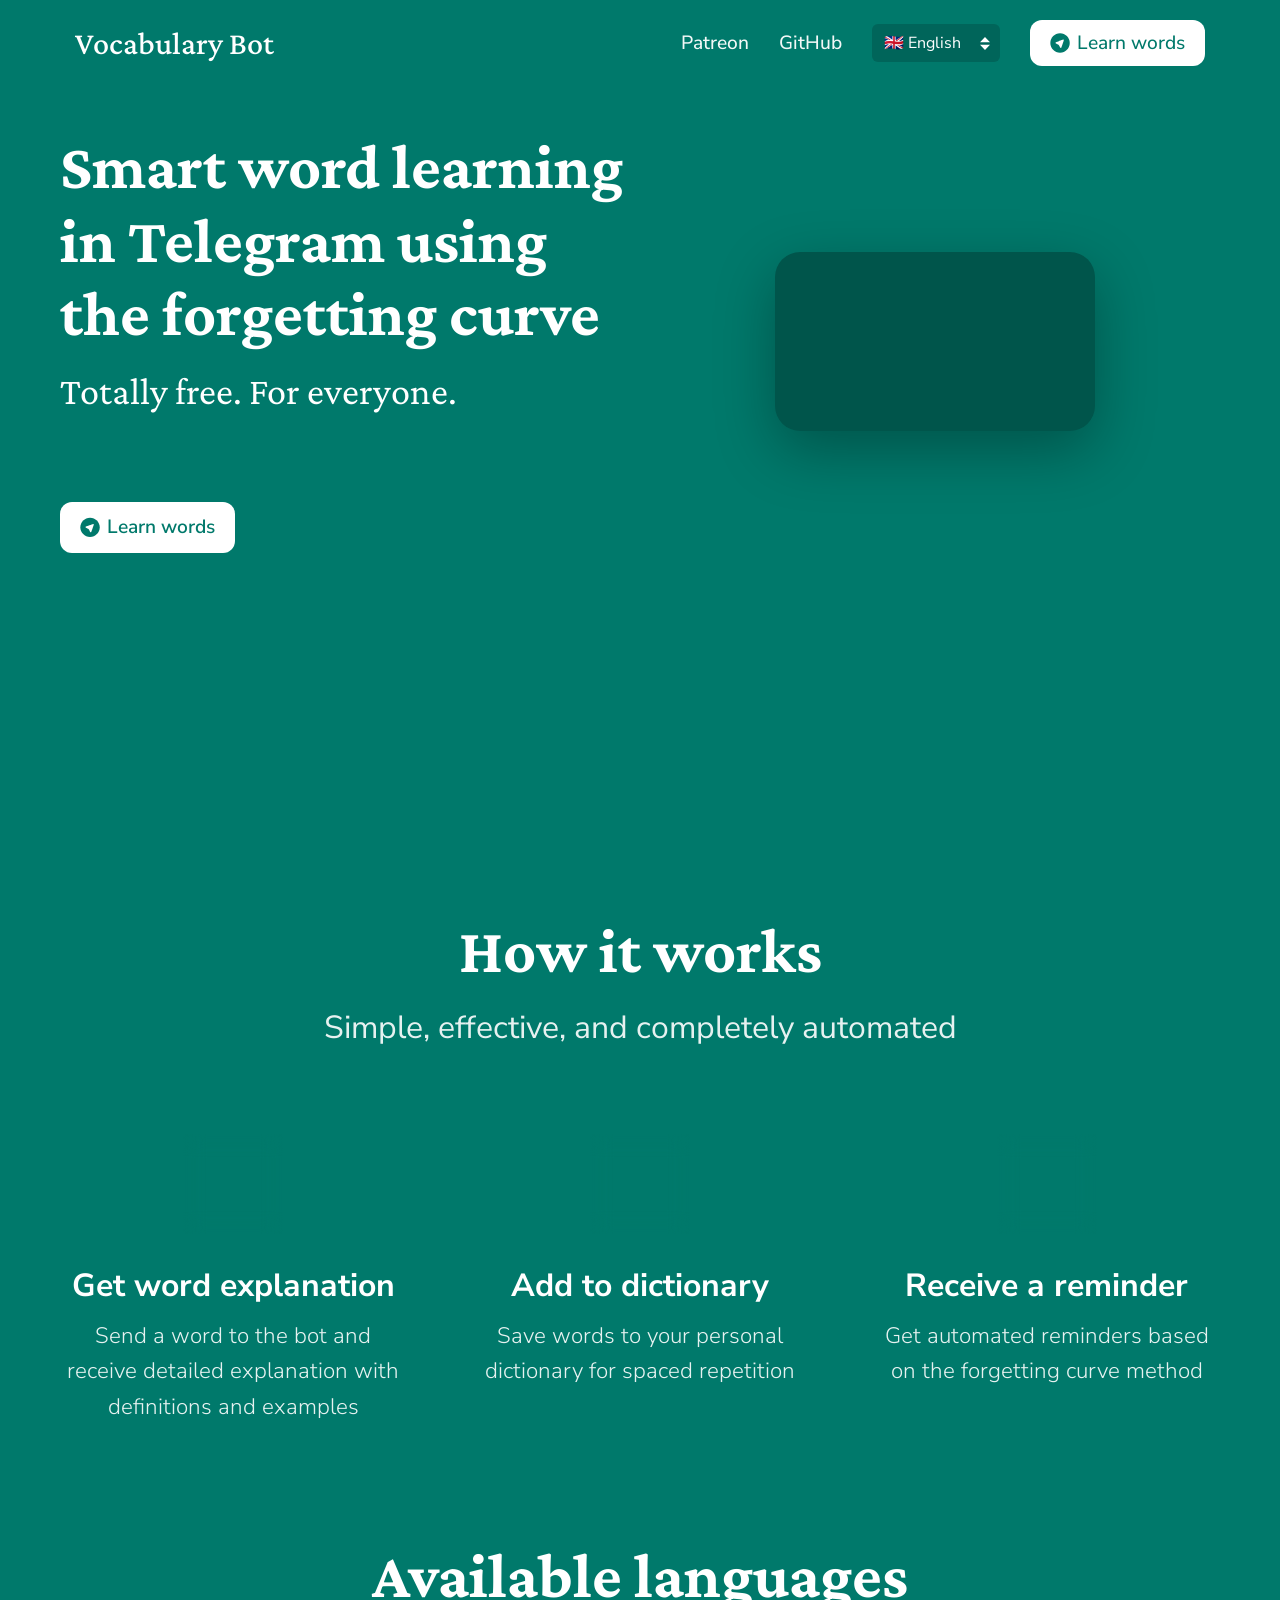
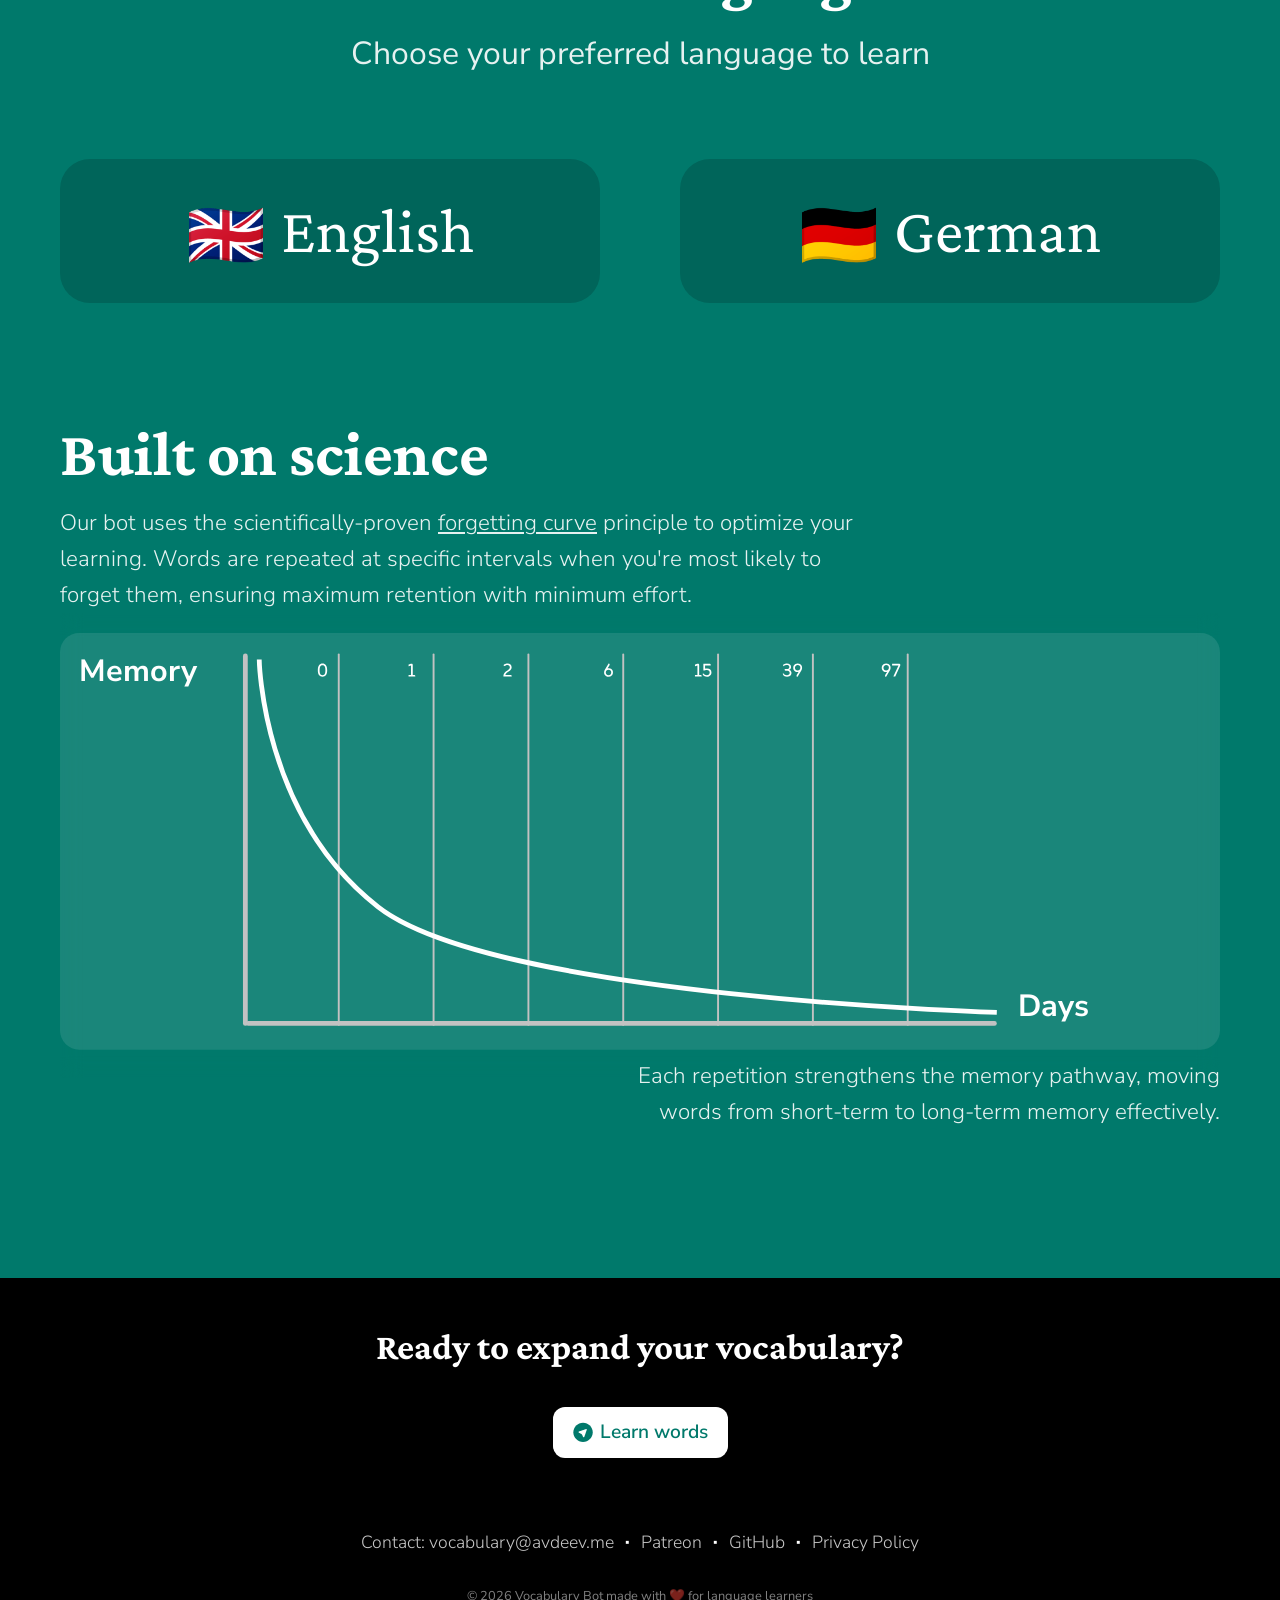
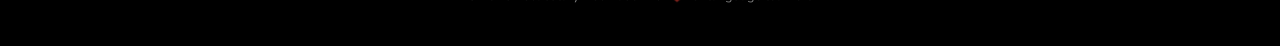
<file: src/web/index.html>
<!doctype html>
<html lang="en">
  <head>
    <meta charset="UTF-8" />
    <meta name="viewport" content="width=device-width, initial-scale=1.0" />
    <title>Smart Word Learning – Vocabulary Bot</title>
    <meta
      name="description"
      content="Learn new words effectively using the scientifically-proven forgetting curve method. Free vocabulary bot for Telegram with spaced repetition."
    />
    <meta
      name="keywords"
      content="vocabulary, language learning, forgetting curve, spaced repetition, telegram bot, word learning, english words"
    />
    <meta name="author" content="Vocabulary Bot" />
    <meta name="robots" content="index, follow" />

    <!-- Open Graph / Facebook -->
    <meta property="og:type" content="website" />
    <meta property="og:url" content="https://avdeev.me/vocabulary/" />
    <meta property="og:title" content="Smart Word Learning – Vocabulary Bot" />
    <meta
      property="og:description"
      content="Learn new words effectively using the scientifically-proven forgetting curve method. Free vocabulary bot for Telegram with spaced repetition."
    />
    <meta property="og:image" content="static/preview.png" />
    <meta property="og:image:width" content="1200" />
    <meta property="og:image:height" content="630" />
    <meta
      property="og:image:alt"
      content="Vocabulary Bot - Smart word learning with forgetting curve"
    />
    <meta property="og:locale" content="en_US" />
    <meta property="og:site_name" content="Vocabulary Bot" />

    <!-- Twitter Card -->
    <meta name="twitter:card" content="summary_large_image" />
    <meta name="twitter:url" content="https://avdeev.me/vocabulary/" />
    <meta name="twitter:title" content="Smart Word Learning – Vocabulary Bot" />
    <meta
      name="twitter:description"
      content="Learn new words effectively using the scientifically-proven forgetting curve method. Free vocabulary bot for Telegram with spaced repetition."
    />
    <meta name="twitter:image" content="static/preview.png" />
    <meta
      name="twitter:image:alt"
      content="Vocabulary Bot - Smart word learning with forgetting curve"
    />

    <!-- Additional SEO -->
    <link rel="canonical" href="https://avdeev.me/vocabulary/" />
    <meta name="theme-color" content="#00796B" />

    <link
      rel="icon"
      href="https://avdeev.me/static/icons/vocabulary.svg"
      type="image/svg+xml"
    />
    <link rel="preconnect" href="https://fonts.googleapis.com" />
    <link rel="preconnect" href="https://fonts.gstatic.com" crossorigin />
    <link
      href="https://fonts.googleapis.com/css2?family=Crimson+Pro:ital,wght@0,200..900;1,200..900&family=Nunito+Sans:ital,opsz,wght@0,6..12,200..1000;1,6..12,200..1000&display=swap"
      rel="stylesheet"
    />
    <link rel="stylesheet" href="static/styles.css" />
    <script type="text/javascript" src="js/common.js"></script>

    <!-- Structured Data / JSON-LD -->
    <script type="application/ld+json">
      {
        "@context": "https://schema.org",
        "@type": "WebApplication",
        "name": "Vocabulary Bot",
        "description": "Learn new words effectively using the scientifically-proven forgetting curve method. Free vocabulary bot for Telegram with spaced repetition.",
        "url": "https://avdeev.me/vocabulary/",
        "applicationCategory": "EducationApplication",
        "operatingSystem": "Any",
        "offers": {
          "@type": "Offer",
          "price": "0",
          "priceCurrency": "EUR"
        },
        "creator": {
          "@type": "Organization",
          "name": "Vocabulary Bot",
          "url": "https://avdeev.me/vocabulary/"
        },
        "keywords": [
          "vocabulary",
          "language learning",
          "forgetting curve",
          "spaced repetition",
          "telegram bot",
          "word learning",
          "english words"
        ],
        "featureList": [
          "Word explanations with definitions and examples",
          "Personal dictionary with spaced repetition",
          "Automated reminders based on forgetting curve",
          "Free for all users",
          "Telegram bot integration"
        ]
      }
    </script>
  </head>
  <body>
    <!-- Navigation -->
    <nav class="navbar">
      <div class="logo">
        <a href="/vocabulary" data-en="Vocabulary Bot" data-de="Vocabulary Bot"
          >Vocabulary Bot</a
        >
      </div>
      <div class="nav-links">
        <a
          href="https://www.patreon.com/c/vocabmatebot/membership"
          target="_blank"
          >Patreon</a
        >
        <a href="https://github.com/nickavdeev/vocabulary" target="_blank"
          >GitHub</a
        >
        <select id="language-selector">
          <option value="en">🇬🇧 English</option>
          <option value="de">🇩🇪 Deutsch</option>
        </select>
        <a
          href="https://t.me/VocabMateBot"
          target="_blank"
          class="learn-words-btn"
        >
          <svg
            width="20px"
            viewBox="0 0 75 75"
            fill="none"
            xmlns="http://www.w3.org/2000/svg"
          >
            <path
              d="M74.0369 37.4724C74.0369 57.5738 57.7414 73.8693 37.64 73.8693C17.5385 73.8693 1.24302 57.5738 1.24302 37.4724C1.24302 17.3709 17.5385 1.07544 37.64 1.07544C57.7414 1.07544 74.0369 17.3709 74.0369 37.4724Z"
              fill="#00796B"
            />
            <path
              d="M45.6774 45.7869C46.7972 42.7265 50.8973 31.0879 51.5556 28.0354C52.2999 24.5841 50.7418 24.2471 47.1978 25.4047C43.6539 26.5623 34.5653 29.9309 33.0356 30.4739C31.5059 31.0168 24.0586 33.5198 22.5146 34.2667C19.3609 35.9582 20.8951 38.5397 24.4206 39.8801C34.958 44.9381 31.9659 42.3607 36.6703 51.7198C37.6385 54.1107 39.9213 58.1832 42.1077 55.1048C43.2571 53.3539 44.7968 48.1936 45.6774 45.7869Z"
              fill="white"
            />
          </svg>
          <span data-en="Learn words" data-de="Wörter lernen">Learn words</span>
        </a>
      </div>
    </nav>

    <!-- Main Content -->
    <div class="container">
      <!-- Hero Section -->
      <div class="hero-section">
        <div class="hero-content">
          <div class="hero-text">
            <h1
              data-en="Smart word learning in Telegram using the forgetting curve"
              data-de="Intelligentes Wortlernen in Telegram mit der Vergessenskurve"
            >
              Smart word learning in Telegram using the forgetting curve
            </h1>
            <p
              data-en="Totally free. For everyone."
              data-de="Völlig kostenlos. Für alle."
            >
              Totally free. For everyone.
            </p>
            <div>
              <a
                href="https://t.me/VocabMateBot"
                target="_blank"
                class="learn-words-btn"
              >
                <svg
                  width="20px"
                  viewBox="0 0 75 75"
                  fill="none"
                  xmlns="http://www.w3.org/2000/svg"
                >
                  <path
                    d="M74.0369 37.4724C74.0369 57.5738 57.7414 73.8693 37.64 73.8693C17.5385 73.8693 1.24302 57.5738 1.24302 37.4724C1.24302 17.3709 17.5385 1.07544 37.64 1.07544C57.7414 1.07544 74.0369 17.3709 74.0369 37.4724Z"
                    fill="#00796B"
                  />
                  <path
                    d="M45.6774 45.7869C46.7972 42.7265 50.8973 31.0879 51.5556 28.0354C52.2999 24.5841 50.7418 24.2471 47.1978 25.4047C43.6539 26.5623 34.5653 29.9309 33.0356 30.4739C31.5059 31.0168 24.0586 33.5198 22.5146 34.2667C19.3609 35.9582 20.8951 38.5397 24.4206 39.8801C34.958 44.9381 31.9659 42.3607 36.6703 51.7198C37.6385 54.1107 39.9213 58.1832 42.1077 55.1048C43.2571 53.3539 44.7968 48.1936 45.6774 45.7869Z"
                    fill="white"
                  />
                </svg>
                <span data-en="Learn words" data-de="Wörter lernen"
                  >Learn words</span
                >
              </a>
            </div>
          </div>
          <div class="phone-mockup">
            <video autoplay muted loop width="100%">
              <source src="static/screen.mp4" type="video/mp4" />
              Your browser does not support the video tag.
            </video>
          </div>
        </div>
      </div>

      <!-- How It Works Section -->
      <div class="how-it-works">
        <div class="container">
          <h2
            class="how-it-works-title"
            data-en="How it works"
            data-de="Wie es funktioniert"
          >
            How it works
          </h2>
          <p
            class="how-it-works-subtitle"
            data-en="Simple, effective, and completely automated"
            data-de="Einfach, effektiv und vollständig automatisiert"
          >
            Simple, effective, and completely automated
          </p>

          <div class="features-grid">
            <div class="feature">
              <div class="feature-icon">💬</div>
              <h3
                data-en="Get word explanation"
                data-de="Worterklärung erhalten"
              >
                Get word explanation
              </h3>
              <p
                data-en="Send a word to the bot and receive detailed explanation with definitions and examples"
                data-de="Sende ein Wort an den Bot und erhalte eine detaillierte Erklärung mit Definitionen und Beispielen"
              >
                Send a word to the bot and receive detailed explanation with
                definitions and examples
              </p>
            </div>

            <div class="feature">
              <div class="feature-icon">📖</div>
              <h3
                data-en="Add to dictionary"
                data-de="Zum Wörterbuch hinzufügen"
              >
                Add to dictionary
              </h3>
              <p
                data-en="Save words to your personal dictionary for spaced repetition"
                data-de="Speichere Wörter in deinem persönlichen Wörterbuch zur verteilten Wiederholung"
              >
                Save words to your personal dictionary for spaced repetition
              </p>
            </div>

            <div class="feature">
              <div class="feature-icon">🔔</div>
              <h3
                data-en="Receive a reminder"
                data-de="Erhalte eine Erinnerung"
              >
                Receive a reminder
              </h3>
              <p
                data-en="Get automated reminders based on the forgetting curve method"
                data-de="Erhalte automatische Erinnerungen basierend auf der Methode der Vergessenskurve"
              >
                Get automated reminders based on the forgetting curve method
              </p>
            </div>
          </div>
        </div>
      </div>

      <!-- Available Languages Section -->
      <div class="available-languages">
        <div class="container">
          <h2
            class="available-languages-title"
            data-en="Available languages"
            data-de="Verfügbare Sprachen"
          >
            Available languages
          </h2>
          <p
            class="available-languages-subtitle"
            data-en="Choose your preferred language to learn"
            data-de="Wähle deine bevorzugte Sprache zum Lernen"
          >
            Choose your preferred language to learn
          </p>
          <div class="features-grid">
            <a href="https://t.me/VocabMateBot" target="_blank" class="feature">
              <div class="language-name">
                <span class="language-icon">🇬🇧</span>
                <span data-en="English" data-de="Englisch">English</span>
              </div>
            </a>

            <a href="https://t.me/VocabMateBot" target="_blank" class="feature">
              <div class="language-name">
                <span class="language-icon">🇩🇪</span>
                <span data-en="German" data-de="Deutsch">German</span>
              </div>
            </a>
          </div>
        </div>
      </div>

      <!-- Science Section -->
      <div class="science-section">
        <div class="container">
          <h2
            class="science-title"
            data-en="Built on science"
            data-de="Wissenschaftlich fundiert"
          >
            Built on science
          </h2>
          <div class="science-text">
            <span
              data-en="Our bot uses the scientifically-proven"
              data-de="Unser Bot nutzt das wissenschaftlich belegte Prinzip"
              >Our bot uses the scientifically-proven</span
            >
            <a
              href="https://en.wikipedia.org/wiki/Forgetting_curve"
              target="_blank"
              data-en="forgetting curve"
              data-de="der Vergessenskurve"
              >forgetting curve</a
            >
            <span
              data-en="principle to optimize your learning. Words are repeated at specific intervals when you're most likely to forget them, ensuring maximum retention with minimum effort."
              data-de="um&nbsp;dein Lernen zu optimieren. Wörter werden in bestimmten Abständen wiederholt&nbsp;– genau dann, wenn du sie am wahrscheinlichsten vergessen würdest. So erreichst du maximale Behaltensleistung mit minimalem Aufwand."
            >
              principle to optimize your learning. Words are repeated at
              specific intervals when you're most likely to forget them,
              ensuring maximum retention with minimum effort.</span
            >
          </div>

          <!-- Forgetting Curve Chart -->
          <div class="forgetting-curve">
            <svg
              width="100%"
              viewBox="0 0 1211 435"
              fill="none"
              xmlns="http://www.w3.org/2000/svg"
            >
              <rect
                width="1211"
                height="435"
                rx="20"
                fill="white"
                fill-opacity="0.1"
              />

              <!-- Grid Lines -->
              <line
                x1="193.5"
                y1="23.9678"
                x2="193.5"
                y2="407.643"
                stroke="#C2C2C2"
                stroke-width="5"
                stroke-linecap="round"
              />
              <line
                x1="291"
                y1="22.4678"
                x2="291"
                y2="409.143"
                stroke="#C2C2C2"
                stroke-width="2"
                stroke-linecap="round"
              />
              <line
                x1="390"
                y1="22.4678"
                x2="390"
                y2="409.143"
                stroke="#C2C2C2"
                stroke-width="2"
                stroke-linecap="round"
              />
              <line
                x1="489"
                y1="22.4678"
                x2="489"
                y2="409.143"
                stroke="#C2C2C2"
                stroke-width="2"
                stroke-linecap="round"
              />
              <line
                x1="588"
                y1="22.4678"
                x2="588"
                y2="409.143"
                stroke="#C2C2C2"
                stroke-width="2"
                stroke-linecap="round"
              />
              <line
                x1="687"
                y1="22.4678"
                x2="687"
                y2="409.143"
                stroke="#C2C2C2"
                stroke-width="2"
                stroke-linecap="round"
              />
              <line
                x1="786"
                y1="22.4678"
                x2="786"
                y2="409.143"
                stroke="#C2C2C2"
                stroke-width="2"
                stroke-linecap="round"
              />
              <line
                x1="885"
                y1="22.4678"
                x2="885"
                y2="409.143"
                stroke="#C2C2C2"
                stroke-width="2"
                stroke-linecap="round"
              />
              <line
                x1="196.5"
                y1="407.643"
                x2="975.5"
                y2="407.643"
                stroke="#C2C2C2"
                stroke-width="5"
                stroke-linecap="round"
              />

              <!-- Forgetting Curve -->
              <path
                d="M208 27.6816C208 27.6816 210.5 190.948 332 285.857C453.5 380.766 978 396.019 978 396.019"
                stroke="white"
                stroke-width="5"
              />

              <!-- Y-axis Label -->
              <text
                x="1000"
                y="400"
                font-size="2rem"
                font-weight="bold"
                fill="white"
                font-family="Nunito Sans"
                data-en="Days"
                data-de="Tage"
              >
                Days
              </text>

              <!-- X-axis Label -->
              <text
                x="20"
                y="50"
                font-size="2rem"
                font-weight="bold"
                fill="white"
                font-family="Nunito Sans"
                data-en="Memory"
                data-de="Erinnerung"
              >
                Memory
              </text>

              <!-- Time markers -->
              <path
                d="M274.048 45.7078C272.464 45.7078 271.248 45.1238 270.4 43.9558C269.568 42.7878 269.152 41.0678 269.152 38.7958C269.152 36.5398 269.576 34.8198 270.424 33.6358C271.288 32.4518 272.496 31.8598 274.048 31.8598C275.584 31.8598 276.776 32.4518 277.624 33.6358C278.488 34.8198 278.92 36.5398 278.92 38.7958C278.92 41.0678 278.496 42.7878 277.648 43.9558C276.816 45.1238 275.616 45.7078 274.048 45.7078ZM274.048 44.0038C274.672 44.0038 275.208 43.8438 275.656 43.5238C276.104 43.2038 276.448 42.6678 276.688 41.9158C276.944 41.1478 277.072 40.1078 277.072 38.7958C277.072 37.4838 276.944 36.4518 276.688 35.6998C276.448 34.9318 276.104 34.3878 275.656 34.0678C275.208 33.7318 274.672 33.5638 274.048 33.5638C273.424 33.5638 272.88 33.7318 272.416 34.0678C271.968 34.3878 271.616 34.9318 271.36 35.6998C271.12 36.4518 271 37.4838 271 38.7958C271 40.1078 271.12 41.1478 271.36 41.9158C271.616 42.6678 271.968 43.2038 272.416 43.5238C272.88 43.8438 273.424 44.0038 274.048 44.0038Z"
                fill="white"
              />
              <path
                d="M366.456 43.8118V33.8518L364.104 34.7398C363.96 34.8038 363.888 34.7558 363.888 34.5958V33.2038C363.888 33.0278 363.968 32.9158 364.128 32.8678L365.592 32.3398C366.008 32.1958 366.4 32.1238 366.768 32.1238H367.08C367.864 32.1238 368.256 32.5638 368.256 33.4438V43.8118H369.84C370.56 43.8118 370.92 44.1558 370.92 44.8438V45.2038C370.92 45.3798 370.832 45.4678 370.656 45.4678H364.056C363.928 45.4678 363.864 45.3958 363.864 45.2518V44.0038C363.864 43.8758 363.928 43.8118 364.056 43.8118H366.456Z"
                fill="white"
              />
              <path
                d="M665.456 43.8118V33.8518L663.104 34.7398C662.96 34.8038 662.888 34.7558 662.888 34.5958V33.2038C662.888 33.0278 662.968 32.9158 663.128 32.8678L664.592 32.3398C665.008 32.1958 665.4 32.1238 665.768 32.1238H666.08C666.864 32.1238 667.256 32.5638 667.256 33.4438V43.8118H668.84C669.56 43.8118 669.92 44.1558 669.92 44.8438V45.2038C669.92 45.3798 669.832 45.4678 669.656 45.4678H663.056C662.928 45.4678 662.864 45.3958 662.864 45.2518V44.0038C662.864 43.8758 662.928 43.8118 663.056 43.8118H665.456ZM673.44 33.8038V37.3078C673.712 37.2278 674.032 37.1558 674.4 37.0918C674.768 37.0278 675.2 36.9958 675.696 36.9958C677.072 36.9958 678.144 37.3718 678.912 38.1238C679.696 38.8758 680.088 39.8918 680.088 41.1718C680.088 42.0998 679.88 42.8998 679.464 43.5718C679.048 44.2438 678.48 44.7718 677.76 45.1558C677.056 45.5238 676.256 45.7078 675.36 45.7078C674.448 45.7078 673.664 45.5558 673.008 45.2518C672.368 44.9318 671.872 44.5398 671.52 44.0758C671.184 43.5958 671.016 43.1318 671.016 42.6838C671.016 42.3478 671.136 42.1798 671.376 42.1798C671.488 42.1798 671.608 42.2518 671.736 42.3958C672.168 42.9398 672.664 43.3558 673.224 43.6438C673.8 43.9318 674.456 44.0758 675.192 44.0758C676.152 44.0758 676.904 43.8198 677.448 43.3078C677.992 42.7958 678.264 42.1158 678.264 41.2678C678.264 40.4038 678.008 39.7478 677.496 39.2998C676.984 38.8358 676.28 38.6038 675.384 38.6038C674.728 38.6038 674.104 38.6678 673.512 38.7958C672.936 38.9238 672.416 39.0758 671.952 39.2518C671.76 39.2998 671.664 39.2278 671.664 39.0358V32.3398C671.664 32.1958 671.72 32.1238 671.832 32.1238H678.216C678.952 32.1238 679.32 32.4678 679.32 33.1558V33.5398C679.32 33.7158 679.232 33.8038 679.056 33.8038H673.44Z"
                fill="white"
              />
              <path
                d="M465 43.8118H470.496C471.216 43.8118 471.576 44.1478 471.576 44.8198V45.2038C471.576 45.3798 471.488 45.4678 471.312 45.4678H463.08C462.952 45.4678 462.888 45.3958 462.888 45.2518C462.888 44.2598 463.048 43.4198 463.368 42.7318C463.704 42.0438 464.128 41.4678 464.64 41.0038C465.152 40.5238 465.688 40.0998 466.248 39.7318C466.824 39.3478 467.368 38.9718 467.88 38.6038C468.392 38.2358 468.808 37.8278 469.128 37.3798C469.464 36.9318 469.632 36.3798 469.632 35.7238C469.632 35.0198 469.408 34.4758 468.96 34.0918C468.528 33.7078 467.912 33.5158 467.112 33.5158C466.536 33.5158 465.984 33.6118 465.456 33.8038C464.928 33.9798 464.408 34.2278 463.896 34.5478C463.768 34.6278 463.664 34.6678 463.584 34.6678C463.504 34.6678 463.44 34.6038 463.392 34.4758L463.248 33.9958C463.136 33.6438 463.152 33.3558 463.296 33.1318C463.44 32.9078 463.712 32.7158 464.112 32.5558C464.544 32.3798 465.016 32.2198 465.528 32.0758C466.04 31.9318 466.608 31.8598 467.232 31.8598C468.528 31.8598 469.56 32.1878 470.328 32.8438C471.096 33.4838 471.48 34.4358 471.48 35.6998C471.48 36.4358 471.328 37.0838 471.024 37.6438C470.736 38.1878 470.352 38.6758 469.872 39.1078C469.408 39.5238 468.904 39.9158 468.36 40.2838C467.816 40.6358 467.296 40.9878 466.8 41.3398C466.32 41.6918 465.912 42.0678 465.576 42.4678C465.24 42.8518 465.048 43.2998 465 43.8118Z"
                fill="white"
              />
              <path
                d="M761.056 38.4838C761.472 38.5798 761.872 38.7558 762.256 39.0118C762.656 39.2678 762.984 39.6198 763.24 40.0678C763.496 40.4998 763.624 41.0438 763.624 41.6998C763.624 42.4838 763.432 43.1798 763.048 43.7878C762.664 44.3798 762.12 44.8518 761.416 45.2038C760.728 45.5398 759.92 45.7078 758.992 45.7078C757.984 45.7078 757.152 45.5398 756.496 45.2038C755.856 44.8518 755.376 44.4358 755.056 43.9558C754.752 43.4758 754.6 43.0438 754.6 42.6598C754.6 42.5158 754.624 42.3958 754.672 42.2998C754.736 42.1878 754.824 42.1318 754.936 42.1318C755.032 42.1318 755.152 42.2118 755.296 42.3718C755.712 42.8838 756.208 43.2998 756.784 43.6198C757.36 43.9238 758.048 44.0758 758.848 44.0758C759.744 44.0758 760.456 43.8598 760.984 43.4278C761.512 42.9798 761.776 42.3878 761.776 41.6518C761.776 41.0918 761.64 40.6518 761.368 40.3318C761.096 39.9958 760.744 39.7558 760.312 39.6118C759.88 39.4518 759.416 39.3718 758.92 39.3718H757.552C756.88 39.3718 756.544 39.0518 756.544 38.4118V38.0038C756.544 37.7958 756.624 37.6918 756.784 37.6918H758.968C759.752 37.6918 760.352 37.5158 760.768 37.1638C761.184 36.7958 761.392 36.2678 761.392 35.5798C761.392 34.8278 761.144 34.2918 760.648 33.9718C760.152 33.6518 759.544 33.4918 758.824 33.4918C758.2 33.4918 757.632 33.5878 757.12 33.7798C756.624 33.9558 756.128 34.2038 755.632 34.5238C755.568 34.5558 755.512 34.5878 755.464 34.6198C755.416 34.6518 755.376 34.6678 755.344 34.6678C755.248 34.6678 755.176 34.6038 755.128 34.4758L754.984 33.9958C754.872 33.6438 754.888 33.3638 755.032 33.1558C755.192 32.9318 755.464 32.7318 755.848 32.5558C756.216 32.3798 756.664 32.2198 757.192 32.0758C757.72 31.9318 758.288 31.8598 758.896 31.8598C760.16 31.8598 761.192 32.1638 761.992 32.7718C762.792 33.3798 763.192 34.2598 763.192 35.4118C763.192 36.0838 763.016 36.6918 762.664 37.2358C762.312 37.7798 761.776 38.1958 761.056 38.4838ZM771.194 40.4518C770.986 40.5638 770.762 40.6518 770.522 40.7158C770.282 40.7798 770.002 40.8118 769.682 40.8118C768.866 40.8118 768.138 40.6278 767.498 40.2598C766.858 39.8758 766.354 39.3638 765.986 38.7238C765.634 38.0678 765.458 37.3398 765.458 36.5398C765.458 35.5638 765.658 34.7318 766.058 34.0438C766.474 33.3398 767.034 32.8038 767.738 32.4358C768.458 32.0518 769.258 31.8598 770.138 31.8598C771.034 31.8598 771.826 32.0518 772.514 32.4358C773.202 32.8038 773.738 33.3238 774.122 33.9958C774.522 34.6518 774.722 35.4198 774.722 36.2998C774.722 37.0358 774.578 37.7398 774.29 38.4118C774.002 39.0678 773.618 39.7878 773.138 40.5718L770.186 45.4438C770.074 45.6198 769.946 45.7078 769.802 45.7078C769.354 45.7078 769.074 45.4918 768.962 45.0598C768.85 44.6118 768.946 44.1318 769.25 43.6198L771.194 40.4518ZM770.066 39.2038C770.914 39.2038 771.602 38.9398 772.13 38.4118C772.658 37.8838 772.922 37.2038 772.922 36.3718C772.922 35.5238 772.674 34.8358 772.178 34.3078C771.682 33.7798 770.986 33.5158 770.09 33.5158C769.242 33.5158 768.554 33.7878 768.026 34.3318C767.514 34.8598 767.258 35.5398 767.258 36.3718C767.258 37.2358 767.506 37.9238 768.002 38.4358C768.498 38.9478 769.186 39.2038 770.066 39.2038Z"
                fill="white"
              />
              <path
                d="M571.584 37.0918C571.776 37.0118 571.992 36.9398 572.232 36.8758C572.472 36.8118 572.752 36.7798 573.072 36.7798C573.904 36.7798 574.632 36.9798 575.256 37.3798C575.896 37.7638 576.392 38.2838 576.744 38.9398C577.096 39.5798 577.272 40.2838 577.272 41.0518C577.272 42.5078 576.84 43.6518 575.976 44.4838C575.128 45.2998 574.024 45.7078 572.664 45.7078C571.784 45.7078 570.992 45.5238 570.288 45.1558C569.584 44.7878 569.024 44.2758 568.608 43.6198C568.208 42.9478 568.008 42.1718 568.008 41.2918C568.008 40.5398 568.152 39.8358 568.44 39.1798C568.728 38.5078 569.112 37.7798 569.592 36.9958L572.568 32.0998C572.68 31.9398 572.8 31.8598 572.928 31.8598C573.344 31.8598 573.624 32.0678 573.768 32.4838C573.928 32.8998 573.832 33.3958 573.48 33.9718L571.584 37.0918ZM569.784 41.2198C569.784 42.0518 570.048 42.7318 570.576 43.2598C571.104 43.7878 571.808 44.0518 572.688 44.0518C573.552 44.0518 574.232 43.7878 574.728 43.2598C575.224 42.7318 575.472 42.0518 575.472 41.2198C575.472 40.4198 575.224 39.7478 574.728 39.2038C574.232 38.6438 573.544 38.3638 572.664 38.3638C571.816 38.3638 571.12 38.6278 570.576 39.1558C570.048 39.6838 569.784 40.3718 569.784 41.2198Z"
                fill="white"
              />
              <path
                d="M863.6 40.4518C863.392 40.5638 863.168 40.6518 862.928 40.7158C862.688 40.7798 862.408 40.8118 862.088 40.8118C861.272 40.8118 860.544 40.6278 859.904 40.2598C859.264 39.8758 858.76 39.3638 858.392 38.7238C858.04 38.0678 857.864 37.3398 857.864 36.5398C857.864 35.5638 858.064 34.7318 858.464 34.0438C858.88 33.3398 859.44 32.8038 860.144 32.4358C860.864 32.0518 861.664 31.8598 862.544 31.8598C863.44 31.8598 864.232 32.0518 864.92 32.4358C865.608 32.8038 866.144 33.3238 866.528 33.9958C866.928 34.6518 867.128 35.4198 867.128 36.2998C867.128 37.0358 866.984 37.7398 866.696 38.4118C866.408 39.0678 866.024 39.7878 865.544 40.5718L862.592 45.4438C862.48 45.6198 862.352 45.7078 862.208 45.7078C861.76 45.7078 861.48 45.4918 861.368 45.0598C861.256 44.6118 861.352 44.1318 861.656 43.6198L863.6 40.4518ZM862.472 39.2038C863.32 39.2038 864.008 38.9398 864.536 38.4118C865.064 37.8838 865.328 37.2038 865.328 36.3718C865.328 35.5238 865.08 34.8358 864.584 34.3078C864.088 33.7798 863.392 33.5158 862.496 33.5158C861.648 33.5158 860.96 33.7878 860.432 34.3318C859.92 34.8598 859.664 35.5398 859.664 36.3718C859.664 37.2358 859.912 37.9238 860.408 38.4358C860.904 38.9478 861.592 39.2038 862.472 39.2038ZM875.36 33.8038H868.856C868.728 33.8038 868.664 33.7318 868.664 33.5878V32.3398C868.664 32.1958 868.728 32.1238 868.856 32.1238H876.152C876.888 32.1238 877.256 32.4678 877.256 33.1558V33.4198C877.256 33.6278 877.232 33.8118 877.184 33.9718C877.152 34.1158 877.088 34.2998 876.992 34.5238L872.096 45.1798C872.016 45.3718 871.888 45.4678 871.712 45.4678H870.248C870.184 45.4678 870.136 45.4438 870.104 45.3958C870.088 45.3478 870.088 45.2998 870.104 45.2518L875.36 33.8038Z"
                fill="white"
              />
            </svg>
            <p
              class="chart-explanation"
              data-en="Each repetition strengthens the memory pathway, moving words from short-term to long-term memory effectively."
              data-de="Jede Wiederholung stärkt den Erinnerungspfad und überführt Wörter effektiv ins Langzeitgedächtnis."
            >
              Each repetition strengthens the memory pathway, moving words from
              short-term to long-term memory effectively.
            </p>
          </div>
        </div>
      </div>
    </div>

    <!-- Footer -->
    <div class="footer">
      <div class="container">
        <h2
          class="footer-cta"
          data-en="Ready to expand your&nbsp;vocabulary?"
          data-de="Bereit, deinen Wortschatz zu erweitern?"
        >
          Ready to expand your&nbsp;vocabulary?
        </h2>
        <div>
          <a
            href="https://t.me/VocabMateBot"
            target="_blank"
            class="learn-words-btn"
          >
            <svg
              width="20px"
              viewBox="0 0 75 75"
              fill="none"
              xmlns="http://www.w3.org/2000/svg"
            >
              <path
                d="M74.0369 37.4724C74.0369 57.5738 57.7414 73.8693 37.64 73.8693C17.5385 73.8693 1.24302 57.5738 1.24302 37.4724C1.24302 17.3709 17.5385 1.07544 37.64 1.07544C57.7414 1.07544 74.0369 17.3709 74.0369 37.4724Z"
                fill="#00796B"
              />
              <path
                d="M45.6774 45.7869C46.7972 42.7265 50.8973 31.0879 51.5556 28.0354C52.2999 24.5841 50.7418 24.2471 47.1978 25.4047C43.6539 26.5623 34.5653 29.9309 33.0356 30.4739C31.5059 31.0168 24.0586 33.5198 22.5146 34.2667C19.3609 35.9582 20.8951 38.5397 24.4206 39.8801C34.958 44.9381 31.9659 42.3607 36.6703 51.7198C37.6385 54.1107 39.9213 58.1832 42.1077 55.1048C43.2571 53.3539 44.7968 48.1936 45.6774 45.7869Z"
                fill="white"
              />
            </svg>
            <span data-en="Learn words" data-de="Wörter lernen"
              >Learn words</span
            >
          </a>
        </div>

        <div class="footer-links">
          <a
            href="mailto:vocabulary@avdeev.me"
            target="_blank"
            data-en="Contact: vocabulary@avdeev.me"
            data-de="Kontakt: vocabulary@avdeev.me"
            >Contact: vocabulary@avdeev.me</a
          >
          <span>·</span>
          <a
            href="https://www.patreon.com/c/vocabmatebot/membership"
            target="_blank"
            >Patreon</a
          >
          <span>·</span>
          <a href="https://github.com/nickavdeev/vocabulary" target="_blank"
            >GitHub</a
          >
          <span>·</span>
          <a
            href="/vocabulary/policy"
            data-en="Privacy Policy"
            data-de="Datenschutzrichtlinie"
            >Privacy Policy</a
          >
        </div>

        <p
          class="copyright"
          data-en="© 2026 Vocabulary Bot made with ❤️ for language learners"
          data-de="© 2026 Vocabulary Bot mit ❤️ gemacht für Sprachlernende"
        >
          © 2026 Vocabulary Bot made with ❤️ for language learners
        </p>
      </div>
    </div>

    <!-- JavaScript -->
    <script>
      // Smooth scrolling for anchor links
      document.querySelectorAll('a[href^="#"]').forEach((anchor) => {
        anchor.addEventListener("click", function (e) {
          e.preventDefault();
          const target = document.querySelector(this.getAttribute("href"));
          if (target) {
            target.scrollIntoView({
              behavior: "smooth",
              block: "start",
            });
          }
        });
      });

      // Add scroll animation to features
      const observerOptions = {
        threshold: 0.1,
        rootMargin: "0px 0px -50px 0px",
      };

      const observer = new IntersectionObserver((entries) => {
        entries.forEach((entry) => {
          if (entry.isIntersecting) {
            entry.target.style.opacity = "1";
            entry.target.style.transform = "translateY(0)";
          }
        });
      }, observerOptions);

      // Initially hide elements for animation
      document.querySelectorAll(".feature, .science-section").forEach((el) => {
        el.style.opacity = "0";
        el.style.transform = "translateY(30px)";
        el.style.transition = "all 0.6s ease-out";
        observer.observe(el);
      });
    </script>
  </body>
</html>
</file>
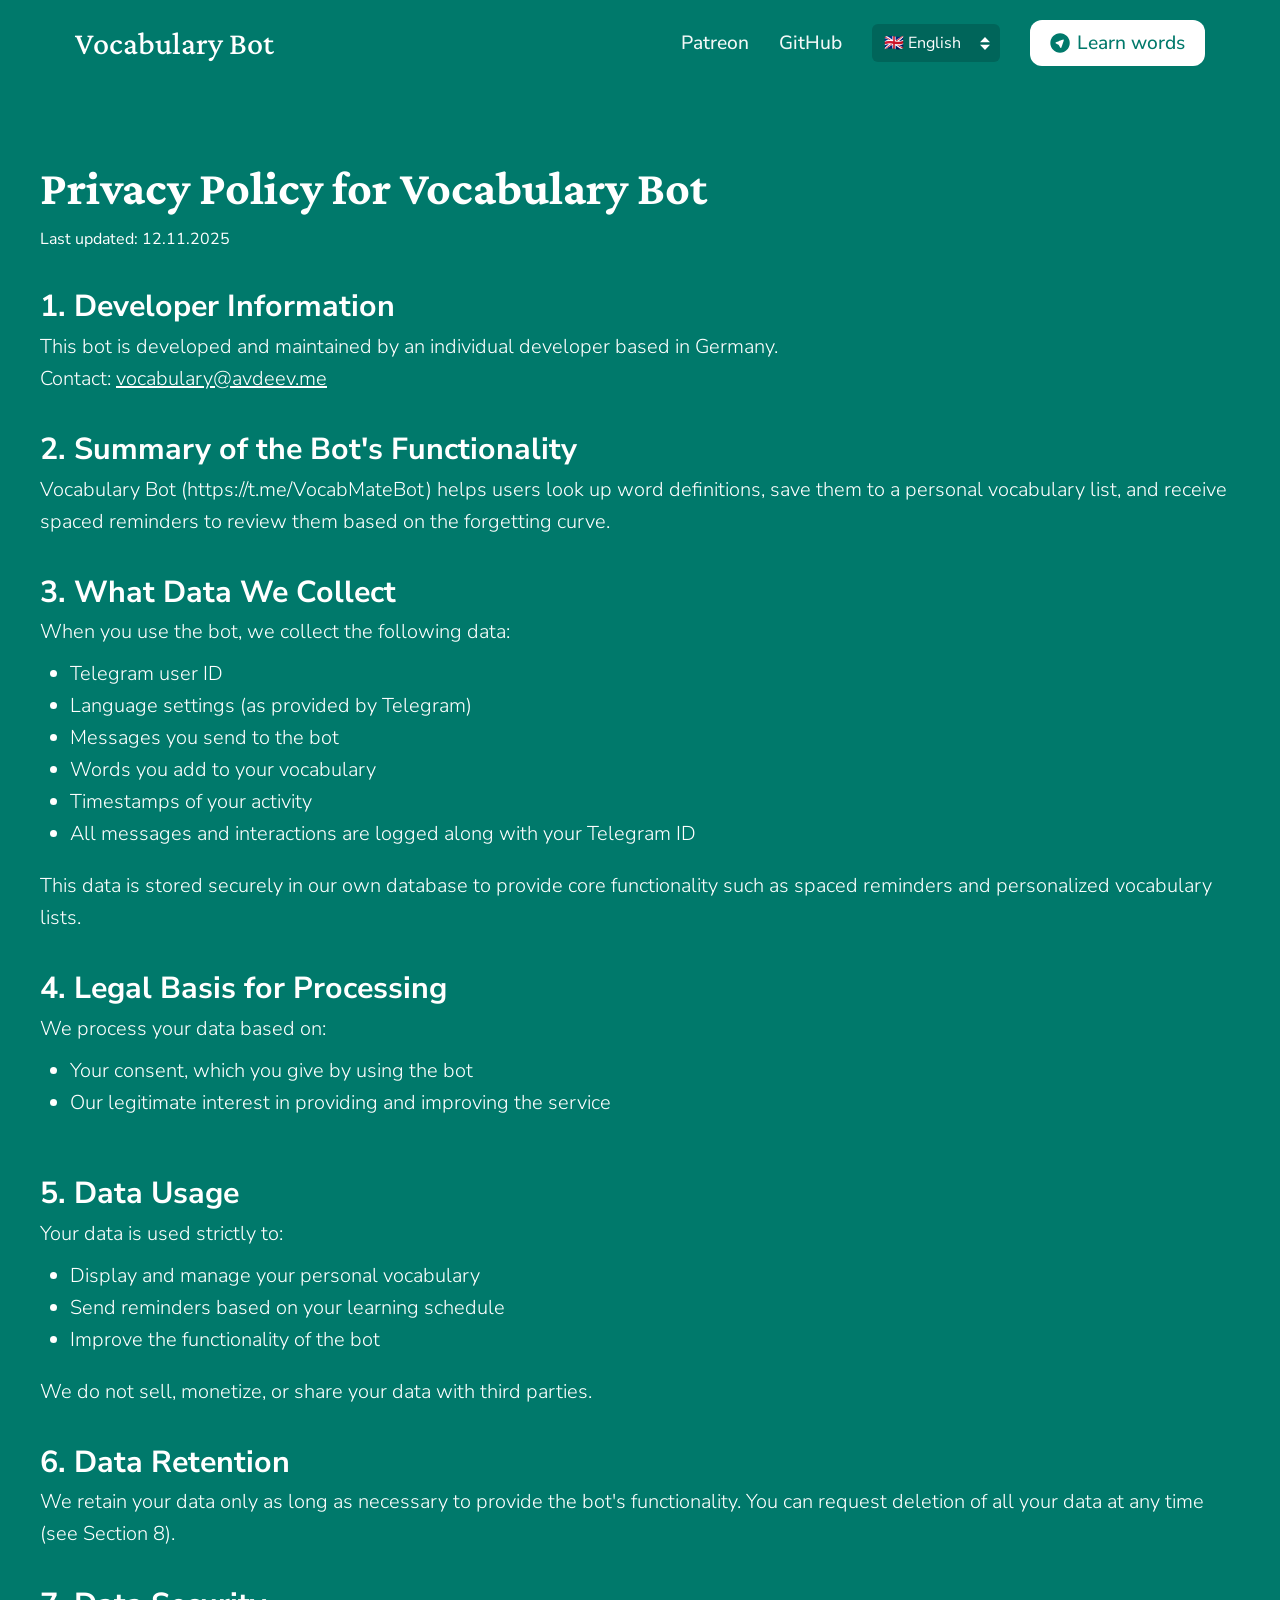
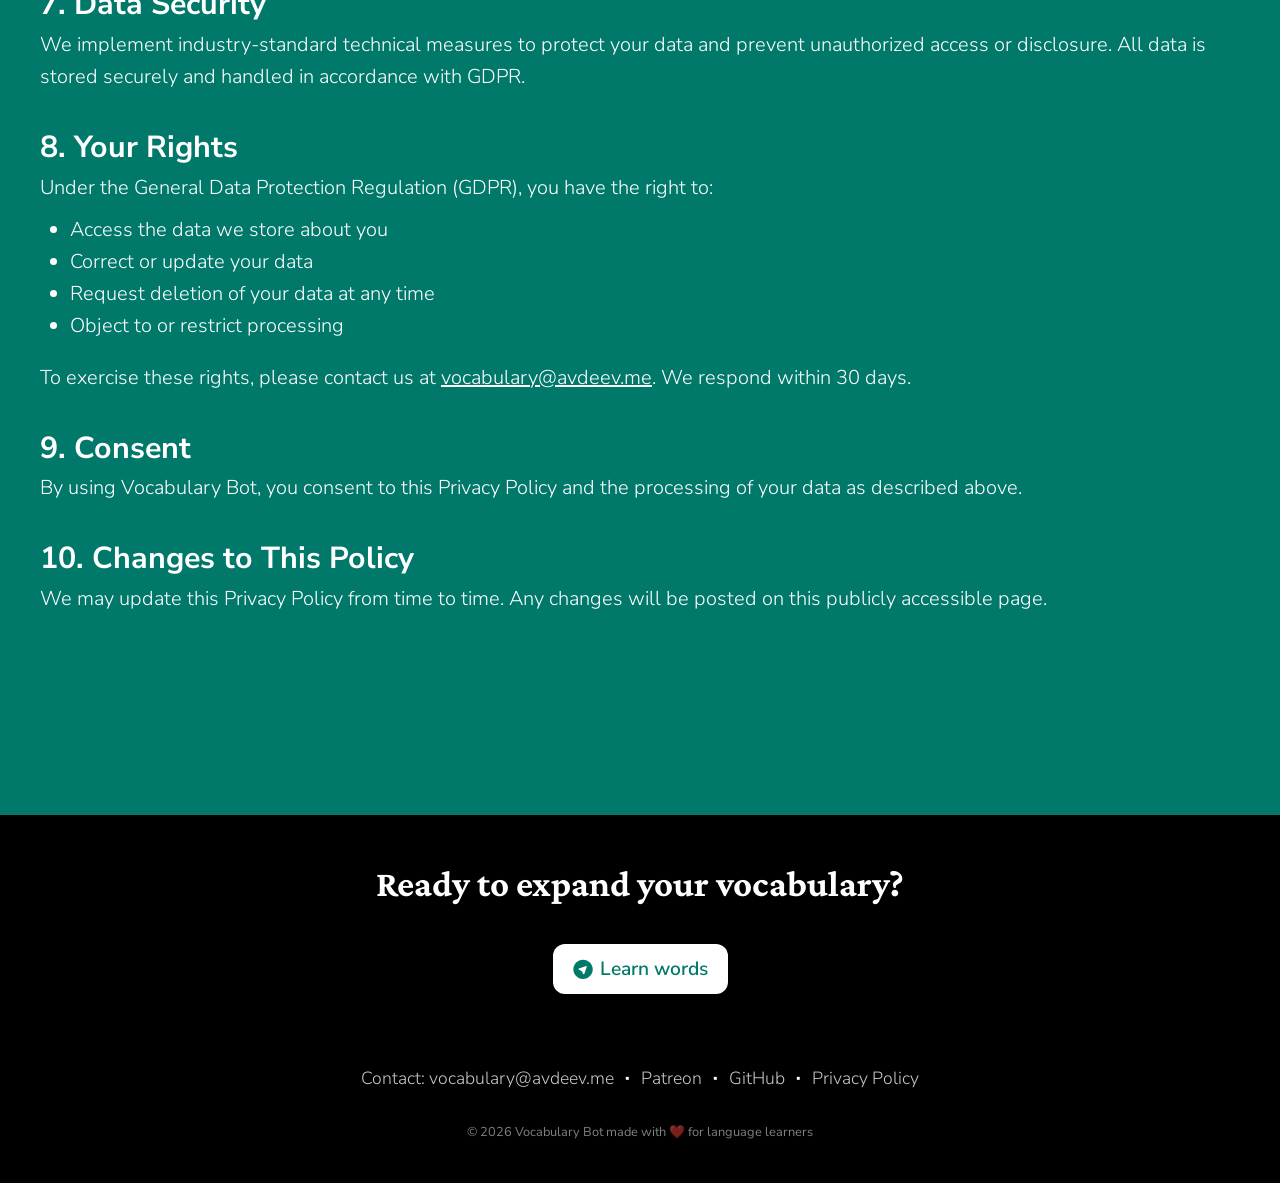
<file: src/web/policy.html>
<!doctype html>
<html lang="en">
  <head>
    <meta charset="UTF-8" />
    <meta name="viewport" content="width=device-width, initial-scale=1.0" />
    <title>Privacy Policy – Vocabulary Bot</title>
    <meta
      name="description"
      content="Privacy Policy for Vocabulary Bot - Learn how we collect, use, and protect your data in accordance with GDPR."
    />
    <meta
      name="keywords"
      content="privacy policy, vocabulary bot, data protection, GDPR, privacy rights, telegram bot"
    />
    <meta name="author" content="Vocabulary Bot" />
    <meta name="robots" content="index, follow" />

    <!-- Open Graph / Facebook -->
    <meta property="og:type" content="website" />
    <meta property="og:url" content="https://avdeev.me/vocabulary/policy" />
    <meta property="og:title" content="Privacy Policy – Vocabulary Bot" />
    <meta
      property="og:description"
      content="Privacy Policy for Vocabulary Bot - Learn how we collect, use, and protect your data in accordance with GDPR."
    />
    <meta property="og:image" content="static/preview.png" />
    <meta property="og:image:width" content="1200" />
    <meta property="og:image:height" content="630" />
    <meta
      property="og:image:alt"
      content="Vocabulary Bot Privacy Policy - Data protection and GDPR compliance"
    />
    <meta property="og:locale" content="en_US" />
    <meta property="og:site_name" content="Vocabulary Bot" />

    <!-- Twitter Card -->
    <meta name="twitter:card" content="summary_large_image" />
    <meta name="twitter:url" content="https://avdeev.me/vocabulary/policy" />
    <meta name="twitter:title" content="Privacy Policy – Vocabulary Bot" />
    <meta
      name="twitter:description"
      content="Privacy Policy for Vocabulary Bot - Learn how we collect, use, and protect your data in accordance with GDPR."
    />
    <meta name="twitter:image" content="static/preview.png" />
    <meta
      name="twitter:image:alt"
      content="Vocabulary Bot Privacy Policy - Data protection and GDPR compliance"
    />

    <!-- Additional SEO -->
    <link rel="canonical" href="https://avdeev.me/vocabulary/policy" />
    <meta name="theme-color" content="#00796B" />

    <link
      rel="icon"
      href="https://avdeev.me/static/icons/vocabulary.svg"
      type="image/svg+xml"
    />
    <link rel="preconnect" href="https://fonts.googleapis.com" />
    <link rel="preconnect" href="https://fonts.gstatic.com" crossorigin />
    <link
      href="https://fonts.googleapis.com/css2?family=Crimson+Pro:ital,wght@0,200..900;1,200..900&family=Nunito+Sans:ital,opsz,wght@0,6..12,200..1000;1,6..12,200..1000&display=swap"
      rel="stylesheet"
    />
    <link rel="stylesheet" href="static/styles.css" />
    <script type="text/javascript" src="js/common.js"></script>

    <!-- Structured Data / JSON-LD -->
    <script type="application/ld+json">
      {
        "@context": "https://schema.org",
        "@type": "WebPage",
        "name": "Privacy Policy – Vocabulary Bot",
        "description": "Privacy Policy for Vocabulary Bot - Learn how we collect, use, and protect your data in accordance with GDPR.",
        "url": "https://avdeev.me/vocabulary/policy",
        "isPartOf": {
          "@type": "WebSite",
          "name": "Vocabulary Bot",
          "url": "https://avdeev.me/vocabulary/"
        },
        "about": {
          "@type": "Thing",
          "name": "Privacy Policy",
          "description": "Legal document describing data collection and privacy practices"
        },
        "dateModified": "2025-10-25",
        "inLanguage": "en-US",
        "publisher": {
          "@type": "Organization",
          "name": "Vocabulary Bot",
          "url": "https://avdeev.me/vocabulary/"
        }
      }
    </script>
  </head>
  <body>
    <!-- Navigation -->
    <nav class="navbar">
      <div class="logo">
        <a href="/vocabulary" data-en="Vocabulary Bot" data-de="Vocabulary Bot"
          >Vocabulary Bot</a
        >
      </div>
      <div class="nav-links">
        <a
          href="https://www.patreon.com/c/vocabmatebot/membership"
          target="_blank"
          >Patreon</a
        >
        <a href="https://github.com/nickavdeev/vocabulary" target="_blank"
          >GitHub</a
        >
        <select id="language-selector">
          <option value="en">🇬🇧 English</option>
          <option value="de">🇩🇪 Deutsch</option>
        </select>
        <a
          href="https://t.me/VocabMateBot"
          target="_blank"
          class="learn-words-btn"
        >
          <svg
            width="20px"
            viewBox="0 0 75 75"
            fill="none"
            xmlns="http://www.w3.org/2000/svg"
          >
            <path
              d="M74.0369 37.4724C74.0369 57.5738 57.7414 73.8693 37.64 73.8693C17.5385 73.8693 1.24302 57.5738 1.24302 37.4724C1.24302 17.3709 17.5385 1.07544 37.64 1.07544C57.7414 1.07544 74.0369 17.3709 74.0369 37.4724Z"
              fill="#00796B"
            />
            <path
              d="M45.6774 45.7869C46.7972 42.7265 50.8973 31.0879 51.5556 28.0354C52.2999 24.5841 50.7418 24.2471 47.1978 25.4047C43.6539 26.5623 34.5653 29.9309 33.0356 30.4739C31.5059 31.0168 24.0586 33.5198 22.5146 34.2667C19.3609 35.9582 20.8951 38.5397 24.4206 39.8801C34.958 44.9381 31.9659 42.3607 36.6703 51.7198C37.6385 54.1107 39.9213 58.1832 42.1077 55.1048C43.2571 53.3539 44.7968 48.1936 45.6774 45.7869Z"
              fill="white"
            />
          </svg>
          <span data-en="Learn words" data-de="Wörter lernen">Learn words</span>
        </a>
      </div>
    </nav>

    <!-- Main Content -->
    <div class="container policy">
      <h1
        data-en="Privacy Policy for Vocabulary Bot"
        data-de="Datenschutzerklärung für Vocabulary Bot"
      >
        Privacy Policy for Vocabulary Bot
      </h1>
      <span
        data-en="Last updated: 12.11.2025"
        data-de="Letzte Aktualisierung: 12.11.2025"
        >Last updated: 12.11.2025</span
      >

      <h2
        data-en="1. Developer Information"
        data-de="1. Informationen zum Entwickler"
      >
        1. Developer Information
      </h2>
      <p>
        <span
          data-en="This bot is developed and maintained by an individual developer based in Germany."
          data-de="Dieser Bot wird von einem unabhängigen Entwickler mit Sitz in Deutschland entwickelt und gepflegt."
          >This bot is developed and maintained by an individual developer based
          in Germany.</span
        >
        <br />
        <span data-en="Contact:" data-de="Kontakt:">Contact:</span>
        <a href="mailto:vocabulary@avdeev.me" target="_blank"
          >vocabulary@avdeev.me</a
        >
      </p>

      <h2
        data-en="2. Summary of the Bot's Functionality"
        data-de="2. Zusammenfassung der Bot-Funktionalität"
      >
        2. Summary of the Bot's Functionality
      </h2>
      <p
        data-en="Vocabulary Bot (https://t.me/VocabMateBot) helps users look up word definitions, save them to a personal vocabulary list, and receive spaced reminders to review them based on the forgetting curve."
        data-de="Vocabulary Bot (https://t.me/VocabMateBot) hilft Benutzern, Wortdefinitionen nachzuschlagen, sie in einer persönlichen Vokabelliste zu speichern und Erinnerungen zum Wiederholen gemäß der Vergessenskurve zu erhalten."
      >
        Vocabulary Bot (https://t.me/VocabMateBot) helps users look up word
        definitions, save them to a personal vocabulary list, and receive spaced
        reminders to review them based on the forgetting curve.
      </p>

      <h2
        data-en="3. What Data We Collect"
        data-de="3. Welche Daten wir erfassen"
      >
        3. What Data We Collect
      </h2>
      <p
        data-en="When you use the bot, we collect the following data:"
        data-de="Wenn Sie den Bot verwenden, erfassen wir folgende Daten:"
      >
        When you use the bot, we collect the following data:
      </p>
      <ul>
        <li data-en="Telegram user ID" data-de="Telegram-Benutzer-ID">
          Telegram user ID
        </li>
        <li
          data-en="Language settings (as provided by Telegram)"
          data-de="Spracheinstellungen (wie von Telegram bereitgestellt)"
        >
          Language settings (as provided by Telegram)
        </li>
        <li
          data-en="Messages you send to the bot"
          data-de="Nachrichten, die Sie dem Bot senden"
        >
          Messages you send to the bot
        </li>
        <li
          data-en="Words you add to your vocabulary"
          data-de="Wörter, die Sie zu Ihrem Vokabular hinzufügen"
        >
          Words you add to your vocabulary
        </li>
        <li
          data-en="Timestamps of your activity"
          data-de="Zeitstempel Ihrer Aktivität"
        >
          Timestamps of your activity
        </li>
        <li
          data-en="All messages and interactions are logged along with your Telegram ID"
          data-de="Alle Nachrichten und Interaktionen werden zusammen mit Ihrer Telegram-ID protokolliert"
        >
          All messages and interactions are logged along with your Telegram ID
        </li>
      </ul>
      <p
        data-en="This data is stored securely in our own database to provide core functionality such as spaced reminders and personalized vocabulary lists."
        data-de="Diese Daten werden sicher in unserer eigenen Datenbank gespeichert, um Kernfunktionen wie wiederholte Erinnerungen und persönliche Vokabellisten bereitzustellen."
      >
        This data is stored securely in our own database to provide core
        functionality such as spaced reminders and personalized vocabulary
        lists.
      </p>

      <h2
        data-en="4. Legal Basis for Processing"
        data-de="4. Rechtliche Grundlage der Verarbeitung"
      >
        4. Legal Basis for Processing
      </h2>
      <p
        data-en="We process your data based on:"
        data-de="Wir verarbeiten Ihre Daten auf Grundlage von:"
      >
        We process your data based on:
      </p>
      <ul>
        <li
          data-en="Your consent, which you give by using the bot"
          data-de="Ihrer Einwilligung, die Sie durch die Nutzung des Bots erteilen"
        >
          Your consent, which you give by using the bot
        </li>
        <li
          data-en="Our legitimate interest in providing and improving the service"
          data-de="Unserem berechtigten Interesse an der Bereitstellung und Verbesserung des Dienstes"
        >
          Our legitimate interest in providing and improving the service
        </li>
      </ul>

      <h2 data-en="5. Data Usage" data-de="5. Verwendung der Daten">
        5. Data Usage
      </h2>
      <p
        data-en="Your data is used strictly to:"
        data-de="Ihre Daten werden ausschließlich verwendet, um:"
      >
        Your data is used strictly to:
      </p>
      <ul>
        <li
          data-en="Display and manage your personal vocabulary"
          data-de="Ihr persönliches Vokabular anzuzeigen und zu verwalten"
        >
          Display and manage your personal vocabulary
        </li>
        <li
          data-en="Send reminders based on your learning schedule"
          data-de="Erinnerungen entsprechend Ihres Lernplans zu senden"
        >
          Send reminders based on your learning schedule
        </li>
        <li
          data-en="Improve the functionality of the bot"
          data-de="Die Funktionalität des Bots zu verbessern"
        >
          Improve the functionality of the bot
        </li>
      </ul>
      <p
        data-en="We do not sell, monetize, or share your data with third parties."
        data-de="Wir verkaufen, monetarisieren oder teilen Ihre Daten nicht mit Dritten."
      >
        We do not sell, monetize, or share your data with third parties.
      </p>

      <h2 data-en="6. Data Retention" data-de="6. Aufbewahrung der Daten">
        6. Data Retention
      </h2>
      <p
        data-en="We retain your data only as long as necessary to provide the bot's functionality. You can request deletion of all your data at any time (see Section 8)."
        data-de="Wir speichern Ihre Daten nur so lange, wie es für die Funktionalität des Bots erforderlich ist. Sie können jederzeit die Löschung aller Ihrer Daten beantragen (siehe Abschnitt 8)."
      >
        We retain your data only as long as necessary to provide the bot's
        functionality. You can request deletion of all your data at any time
        (see Section 8).
      </p>

      <h2 data-en="7. Data Security" data-de="7. Datensicherheit">
        7. Data Security
      </h2>
      <p
        data-en="We implement industry-standard technical measures to protect your data and prevent unauthorized access or disclosure. All data is stored securely and handled in accordance with GDPR."
        data-de="Wir setzen branchenübliche technische Maßnahmen ein, um Ihre Daten zu schützen und unbefugten Zugriff oder Offenlegung zu verhindern. Alle Daten werden sicher gespeichert und gemäß der DSGVO behandelt."
      >
        We implement industry-standard technical measures to protect your data
        and prevent unauthorized access or disclosure. All data is stored
        securely and handled in accordance with GDPR.
      </p>

      <h2 data-en="8. Your Rights" data-de="8. Ihre Rechte">8. Your Rights</h2>
      <p
        data-en="Under the General Data Protection Regulation (GDPR), you have the right to:"
        data-de="Nach der Datenschutz-Grundverordnung (DSGVO) haben Sie das Recht:"
      >
        Under the General Data Protection Regulation (GDPR), you have the right
        to:
      </p>
      <ul>
        <li
          data-en="Access the data we store about you"
          data-de="Auf Ihre gespeicherten Daten zuzugreifen"
        >
          Access the data we store about you
        </li>
        <li
          data-en="Correct or update your data"
          data-de="Ihre Daten zu berichtigen oder zu aktualisieren"
        >
          Correct or update your data
        </li>
        <li
          data-en="Request deletion of your data at any time"
          data-de="Die Löschung Ihrer Daten jederzeit zu verlangen"
        >
          Request deletion of your data at any time
        </li>
        <li
          data-en="Object to or restrict processing"
          data-de="Der Verarbeitung zu widersprechen oder sie einzuschränken"
        >
          Object to or restrict processing
        </li>
      </ul>
      <p>
        <span
          data-en="To exercise these rights, please contact us at"
          data-de="Um diese Rechte auszuüben, kontaktieren Sie uns bitte unter"
          >To exercise these rights, please contact us at</span
        >
        <a href="mailto:vocabulary@avdeev.me" target="_blank"
          >vocabulary@avdeev.me</a
        >.
        <span
          data-en="We respond within 30 days."
          data-de="Wir antworten innerhalb von 30 Tagen."
          >We respond within 30 days.</span
        >
      </p>

      <h2 data-en="9. Consent" data-de="9. Zustimmung">9. Consent</h2>
      <p
        data-en="By using Vocabulary Bot, you consent to this Privacy Policy and the processing of your data as described above."
        data-de="Durch die Nutzung von Vocabulary Bot stimmen Sie dieser Datenschutzerklärung und der Verarbeitung Ihrer Daten wie oben beschrieben zu."
      >
        By using Vocabulary Bot, you consent to this Privacy Policy and the
        processing of your data as described above.
      </p>

      <h2
        data-en="10. Changes to This Policy"
        data-de="10. Änderungen dieser Richtlinie"
      >
        10. Changes to This Policy
      </h2>
      <p
        data-en="We may update this Privacy Policy from time to time. Any changes will be posted on this publicly accessible page."
        data-de="Wir können diese Datenschutzerklärung von Zeit zu Zeit aktualisieren. Änderungen werden auf dieser öffentlich zugänglichen Seite veröffentlicht."
      >
        We may update this Privacy Policy from time to time. Any changes will be
        posted on this publicly accessible page.
      </p>
    </div>

    <!-- Footer -->
    <div class="footer">
      <div class="container">
        <h2
          class="footer-cta"
          data-en="Ready to expand your&nbsp;vocabulary?"
          data-de="Bereit, deinen Wortschatz zu erweitern?"
        >
          Ready to expand your&nbsp;vocabulary?
        </h2>
        <div>
          <a
            href="https://t.me/VocabMateBot"
            target="_blank"
            class="learn-words-btn"
          >
            <svg
              width="20px"
              viewBox="0 0 75 75"
              fill="none"
              xmlns="http://www.w3.org/2000/svg"
            >
              <path
                d="M74.0369 37.4724C74.0369 57.5738 57.7414 73.8693 37.64 73.8693C17.5385 73.8693 1.24302 57.5738 1.24302 37.4724C1.24302 17.3709 17.5385 1.07544 37.64 1.07544C57.7414 1.07544 74.0369 17.3709 74.0369 37.4724Z"
                fill="#00796B"
              />
              <path
                d="M45.6774 45.7869C46.7972 42.7265 50.8973 31.0879 51.5556 28.0354C52.2999 24.5841 50.7418 24.2471 47.1978 25.4047C43.6539 26.5623 34.5653 29.9309 33.0356 30.4739C31.5059 31.0168 24.0586 33.5198 22.5146 34.2667C19.3609 35.9582 20.8951 38.5397 24.4206 39.8801C34.958 44.9381 31.9659 42.3607 36.6703 51.7198C37.6385 54.1107 39.9213 58.1832 42.1077 55.1048C43.2571 53.3539 44.7968 48.1936 45.6774 45.7869Z"
                fill="white"
              />
            </svg>
            <span data-en="Learn words" data-de="Wörter lernen"
              >Learn words</span
            >
          </a>
        </div>

        <div class="footer-links">
          <a
            href="mailto:vocabulary@avdeev.me"
            target="_blank"
            data-en="Contact: vocabulary@avdeev.me"
            data-de="Kontakt: vocabulary@avdeev.me"
            >Contact: vocabulary@avdeev.me</a
          >
          <span>·</span>
          <a
            href="https://www.patreon.com/c/vocabmatebot/membership"
            target="_blank"
            >Patreon</a
          >
          <span>·</span>
          <a href="https://github.com/nickavdeev/vocabulary" target="_blank"
            >GitHub</a
          >
          <span>·</span>
          <a
            href="/vocabulary/policy"
            data-en="Privacy Policy"
            data-de="Datenschutzrichtlinie"
            >Privacy Policy</a
          >
        </div>

        <p
          class="copyright"
          data-en="© 2026 Vocabulary Bot made with ❤️ for language learners"
          data-de="© 2026 Vocabulary Bot mit ❤️ gemacht für Sprachlernende"
        >
          © 2026 Vocabulary Bot made with ❤️ for language learners
        </p>
      </div>
    </div>
  </body>
</html>
</file>
<file: src/web/static/styles.css>
:root {
  --main: #00796b;
  --secondary-main-color: #00655a;
  --secondary-main-hover-color: #00574c;
  --primary-font-family: "Crimson Pro";
  --secondary-font-family: "Nunito Sans";
}

* {
  margin: 0;
  padding: 0;
  box-sizing: border-box;
  outline: none;
}

body {
  background: var(--main);
}

.container {
  line-height: 1.6;
  color: white;
  z-index: 1;
}

h1 {
  font-family: var(--primary-font-family), sans-serif;
}

/* Navigation Styles */
.navbar {
  background: var(--main);
  color: white;
  display: flex;
  justify-content: space-between;
  align-items: center;
  margin: 0 auto;
  padding: 20px 75px;
  z-index: 10;
  position: fixed;
  width: 100%;
  top: 0;
}

.logo {
  font-size: 2rem;
  font-weight: 500;
  font-family: var(--primary-font-family), sans-serif;
}

.logo a {
  text-decoration: none;
  color: white;
}

.nav-links {
  display: flex;
  font-family: var(--secondary-font-family), serif;
  gap: 30px;
  font-size: 1.2rem;
  align-items: center;
}

.nav-links a {
  color: rgba(255, 255, 255, 0.95);
  text-decoration: none;
  font-weight: 500;
  transition: color 0.3s ease;
}

.nav-links a:hover {
  color: rgba(255, 255, 255, 0.8);
}

.nav-links .learn-words-btn {
  color: var(--main);
  transition: color 0.3s ease;
}
.nav-links .learn-words-btn:hover {
  color: var(--main);
}

#language-selector {
  font-size: 1rem;
  font-family: var(--secondary-font-family), serif;
  border: none;
  border-radius: 6px;
  background-color: var(--secondary-main-color);
  color: #ffffff;
  cursor: pointer;
  appearance: none;
  background-image: url("data:image/svg+xml;charset=US-ASCII,%3Csvg xmlns='http://www.w3.org/2000/svg' viewBox='0 0 4 5'%3E%3Cpath fill='white' d='M2 0L0 2h4L2 0zM0 3l2 2 2-2H0z'/%3E%3C/svg%3E");
  background-repeat: no-repeat;
  background-position: right 0.6rem center;
  background-size: 0.65rem auto;
  padding: 0.5rem 2rem 0.5rem 0.75rem;
}

#language-selector:focus {
  outline: none;
  border: none;
}

.learn-words-btn {
  background: white;
  font-family: var(--secondary-font-family), serif;
  padding: 10px 20px 10px;
  border-radius: 12px;
  color: var(--main);
  font-size: 1.2rem;
  font-weight: 600;
  border: none;
  transition-duration: 0.2s;
  text-decoration: none;
  display: flex;
  max-width: fit-content;
  gap: 7px;
}

.learn-words-btn:hover {
  background: #f6f6f6;
  color: var(--main);
  cursor: pointer;
}

/* Hero Section */
.hero-section {
  background: var(--main);
  min-height: 100vh;
  padding: 10px 20px;
  position: relative;
  overflow: hidden;
}

.hero-section::before {
  content: "";
  position: absolute;
  top: 0;
  left: 0;
  right: 0;
  bottom: 0;
  background: var(--main);
}

.hero-content {
  max-width: 1200px;
  margin: 30px auto 0;
  display: grid;
  grid-template-columns: 1fr 1fr;
  gap: 20px;
  align-items: center;
  padding: 90px 0 20px 0;
  position: relative;
  z-index: 1;
}

.hero-text h1 {
  font-size: 4rem;
  font-weight: bold;
  line-height: 4.6rem;
  margin-bottom: 10px;
}

.hero-text p {
  font-size: 2.4rem;
  font-family: var(--primary-font-family), sans-serif;
  margin-bottom: 80px;
}

.phone-mockup {
  background: rgba(0, 0, 0, 0.3);
  border-radius: 25px;
  padding: 10px;
  max-width: 320px;
  margin: 0 auto;
  box-shadow: 0 20px 60px rgba(0, 0, 0, 0.3);
}

.phone-mockup video {
  border-radius: 15px;
}

/* How It Works Section */
.how-it-works {
  background: var(--main);
  padding: 0 20px;
  text-align: center;
}

.container {
  max-width: 1200px;
  margin: 0 auto;
  width: 100%;
  font-family: var(--secondary-font-family), serif;
}

.how-it-works-title {
  font-size: 4rem;
  font-family: var(--primary-font-family), sans-serif;
  font-weight: bold;
}

.how-it-works-subtitle {
  font-size: 2rem;
  opacity: 0.9;
  margin-bottom: 80px;
}

.features-grid {
  display: grid;
  grid-template-columns: repeat(auto-fit, minmax(250px, 1fr));
  gap: 60px;
  margin-bottom: 100px;
}

.feature {
  text-align: center;
}

.feature-icon {
  width: 100px;
  height: 100px;
  display: flex;
  align-items: center;
  justify-content: center;
  margin: 0 auto 30px;
  font-size: 6rem;
  backdrop-filter: blur(10px);
}

.feature h3 {
  font-size: 2rem;
  font-weight: bold;
  line-height: 2.75rem;
  margin-bottom: 10px;
}

.feature p {
  opacity: 0.9;
  font-weight: 300;
  font-size: 1.4rem;
}

/* Available Languages Section */
.available-languages {
  background: var(--main);
  padding: 0 20px;
  text-align: center;
}

.available-languages-title {
  font-size: 4rem;
  font-family: var(--primary-font-family), sans-serif;
  font-weight: bold;
}

.available-languages-subtitle {
  font-size: 2rem;
  opacity: 0.9;
  margin-bottom: 80px;
}

.available-languages .features-grid {
  display: grid;
  grid-template-columns: repeat(auto-fit, minmax(250px, 1fr));
  gap: 80px;
  margin-bottom: 100px;
}

.available-languages .feature {
  background-color: var(--secondary-main-color);
  border-radius: 30px;
  padding: 1rem 0;
  color: white;
  text-decoration: none;
}

.available-languages .feature:hover {
  background-color: var(--secondary-main-hover-color);
}

.available-languages .language-name {
  display: flex;
  align-items: center;
  justify-content: center;
  gap: 15px;
  font-size: 4rem;
  font-family: var(--primary-font-family), sans-serif;
}

.language-icon {
  margin-top: 10px;
}

/* Science Section */
.science-section {
  text-align: left;
  width: 100%;
  padding: 0 20px;
}

.science-title {
  font-size: 4rem;
  font-weight: bold;
  font-family: var(--primary-font-family), sans-serif;
}

.science-text {
  font-weight: 300;
  font-size: 1.4rem;
  opacity: 0.9;
  max-width: 800px;
}

.science-text a {
  color: white;
  transition-duration: 0.2s;
}

.forgetting-curve {
  padding: 20px 0;
  backdrop-filter: blur(10px);
  position: relative;
}

.chart-explanation {
  text-align: right;
  font-weight: 300;
  font-size: 1.4rem;
  opacity: 0.9;
  /*padding-right: 2rem;*/
  position: absolute;
  max-width: 600px;
  right: 0;
}

/* Policy Page Styles */
.policy {
  padding-top: 150px;
}

.policy h1 {
  font-size: 3rem;
}

.policy a {
  color: white;
}

.policy h2 {
  font-size: 1.9rem;
  padding-top: 30px;
}

.policy p,
.policy ul {
  font-size: 1.25rem;
  font-weight: 300;
}

.policy ul {
  padding-left: 30px;
  padding-bottom: 20px;
  padding-top: 10px;
}

/* Footer */
.footer {
  font-family: var(--secondary-font-family), serif;
  background: #000;
  margin-top: 200px;
  padding: 40px 20px 40px;
  text-align: center;
}

.footer-cta {
  font-size: 2.3rem;
  font-weight: bold;
  margin-bottom: 30px;
  font-family: var(--primary-font-family), sans-serif;
}

.footer .container {
  display: flex;
  justify-content: center;
  flex-direction: column;
}

.footer .container div {
  width: 100%;
  text-align: center;
  display: flex;
  justify-content: center;
}

.footer-links {
  display: flex;
  justify-content: center;
  gap: 10px;
  margin-top: 60px;
  margin-bottom: 20px;
  flex-wrap: wrap;
}

.footer-links a {
  text-decoration: none;
  font-size: 1.1rem;
  font-weight: 300;
  line-height: 3rem;
  color: rgba(255, 255, 255, 0.78);
}

.footer-links span {
  font-size: 1.8rem;
}

.footer-links a:hover {
  color: white;
}

.copyright {
  font-size: 0.8rem;
  opacity: 0.5;
}

/* Mobile Responsive */
@media (max-width: 768px) {
  .navbar {
    text-align: center;
    display: flex;
    justify-content: center;
  }

  .hero-content {
    grid-template-columns: 1fr;
    gap: 40px;
    text-align: center;
  }

  .hero-text {
    display: flex;
    flex-direction: column;
  }

  .hero-text div {
    display: flex;
    justify-content: center;
  }

  .hero-text h1 {
    font-size: 2.5rem;
    line-height: 3.2rem;
  }

  .hero-text p {
    font-size: 2rem;
  }

  .phone-mockup {
    box-shadow: none;
  }

  .how-it-works-title {
    font-size: 3rem;
    line-height: 2rem;
    padding-top: 40px;
  }

  .how-it-works-subtitle {
    font-size: 1.5rem;
    line-height: 2rem;
    padding-top: 20px;
    font-weight: 300;
  }

  .features-grid {
    gap: 40px;
  }

  /* Available Languages Section */
  .available-languages-title {
    font-size: 3rem;
    line-height: 3rem;
    padding-top: 40px;
  }

  .available-languages-subtitle {
    font-size: 1.5rem;
    line-height: 2rem;
    padding-top: 20px;
    font-weight: 300;
    margin-bottom: 50px;
  }

  .available-languages .features-grid {
    gap: 40px;
  }

  .available-languages .feature {
    padding: 0.5rem 0;
  }

  .available-languages .language-name {
    font-size: 3rem;
  }

  .nav-links {
    gap: 15px;
  }

  .nav-links a {
    display: none;
  }

  .science-title {
    line-height: 4rem;
    padding-bottom: 20px;
  }

  .forgetting-curve {
    display: none;
  }

  .chart-explanation {
    padding: 20px;
    text-align: left;
  }

  .footer-links {
    gap: 5px;
    flex-direction: column;
  }

  .footer-links span {
    display: none;
  }

  /* Policy page mobile styles */
  .policy {
    padding-left: 20px;
    padding-right: 20px;
  }

  .policy h1 {
    font-size: 2.5rem;
    line-height: 3rem;
  }
}
</file>
